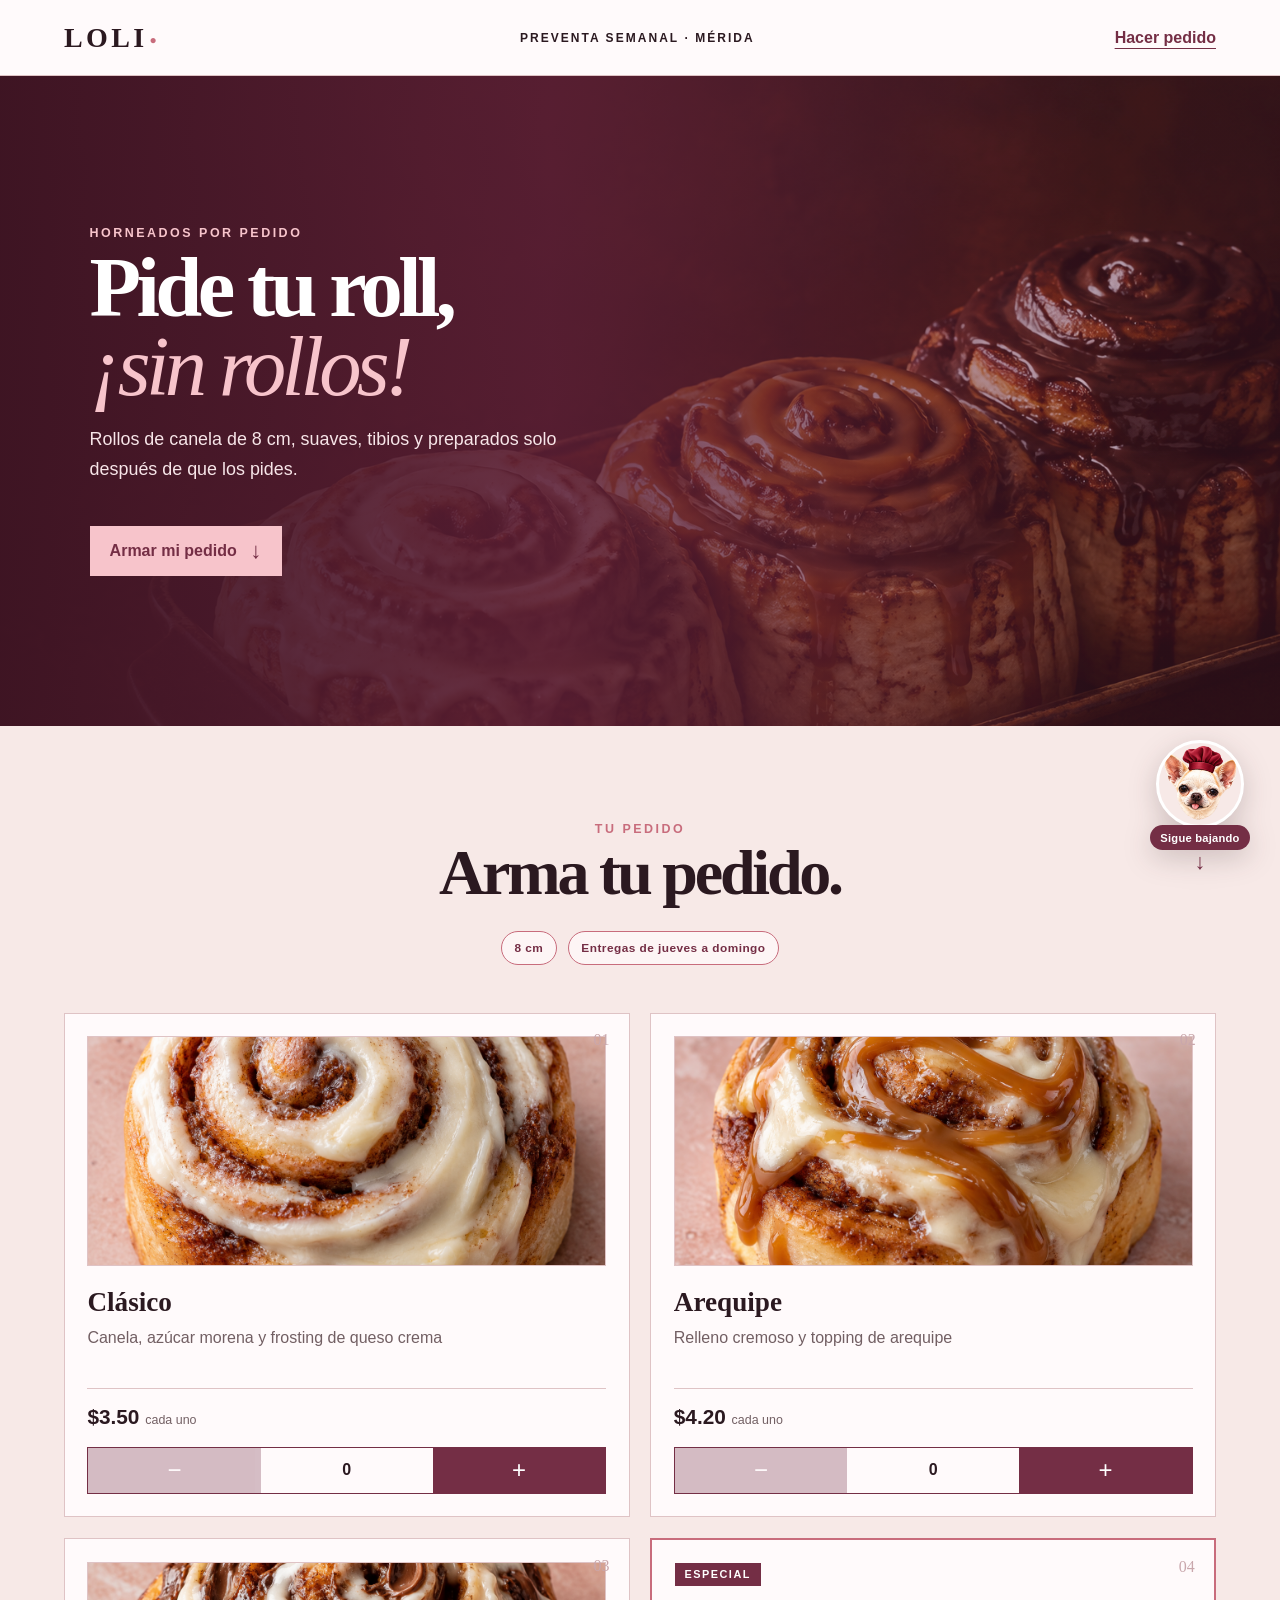
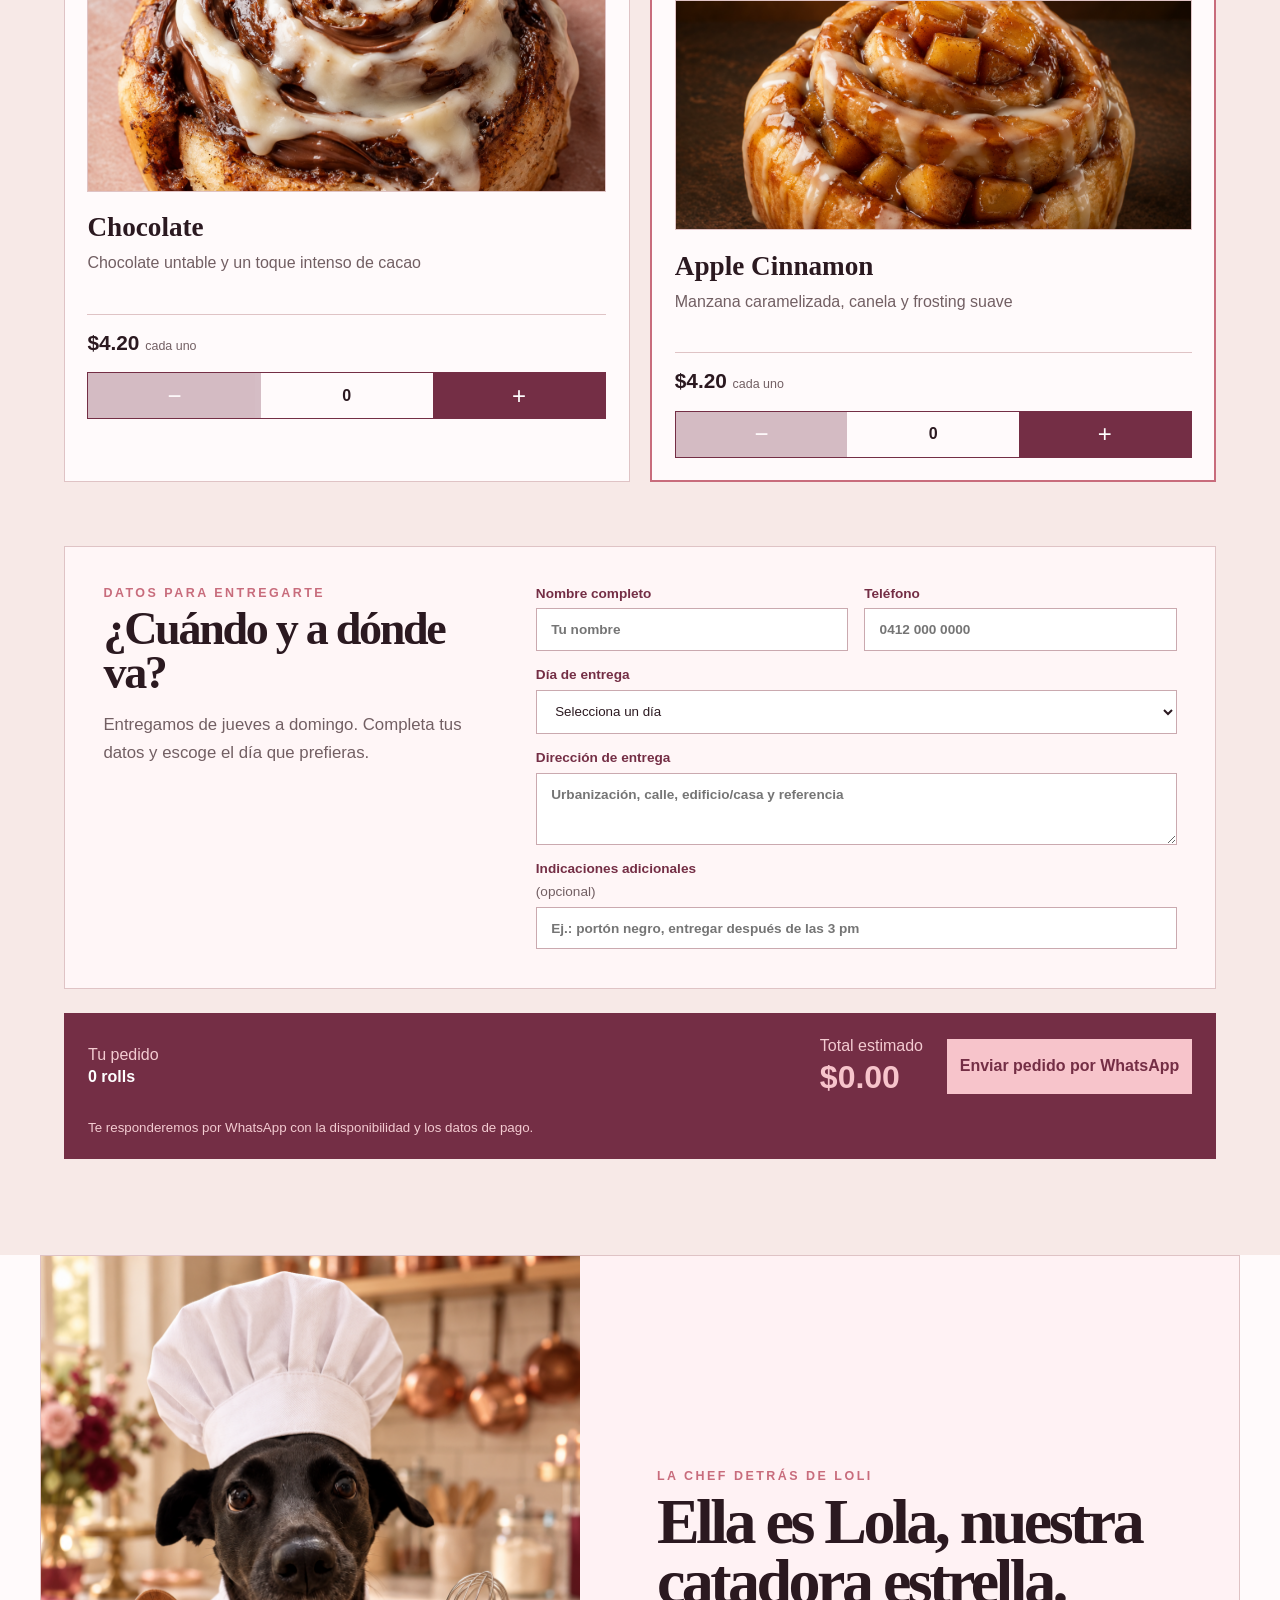
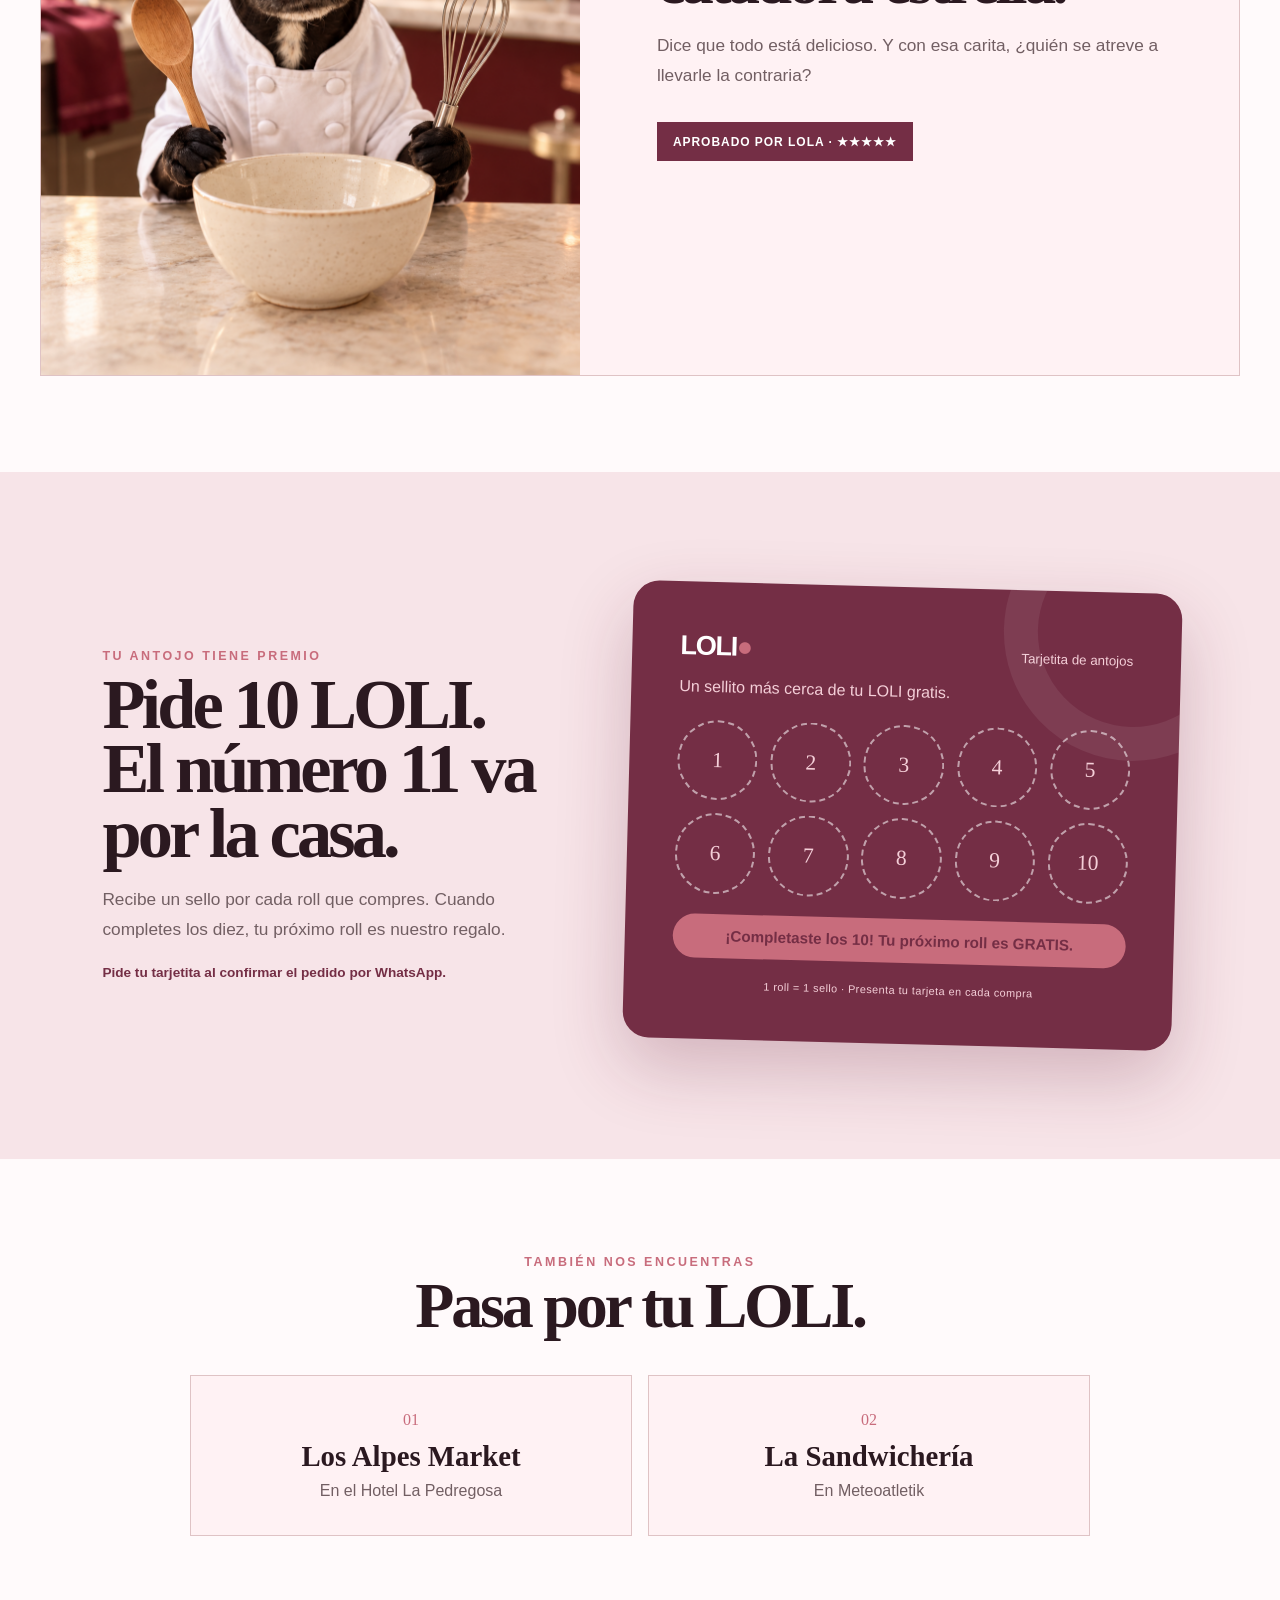
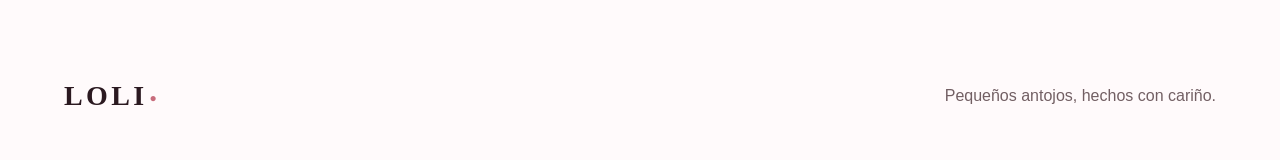
<file: index.html>
<!doctype html>
<html lang="es">
<head>
  <meta charset="utf-8">
  <meta name="viewport" content="width=device-width, initial-scale=1">
  <meta name="description" content="LOLI: cinnamon rolls de 8 cm preparados por pedido en Mérida.">
  <title>LOLI — Antojos por pedido</title>
  <link rel="stylesheet" href="./styles.css">
</head>
<body>
<main>
  <header class="topbar">
    <a class="brand" href="#inicio">LOLI<span>●</span></a>
    <p>Preventa semanal · Mérida</p>
    <a class="nav-order" href="#pedido">Hacer pedido</a>
  </header>

  <section class="hero" id="inicio">
    <img src="./cinnamon-rolls.png" alt="Cinnamon rolls recién horneados con frosting">
    <div class="hero-copy">
      <p class="eyebrow">Horneados por pedido</p>
      <h1>Pide tu roll,<br><em>¡sin rollos!</em></h1>
      <p>Rollos de canela de 8 cm, suaves, tibios y preparados solo después de que los pides.</p>
      <a class="hero-button" href="#pedido">Armar mi pedido <span>↓</span></a>
    </div>
  </section>

  <form class="order-section" id="pedido" novalidate>
    <div class="order-heading">
      <p class="eyebrow">Tu pedido</p>
      <h2>Arma tu pedido.</h2>
      <div class="order-facts"><span>8 cm</span><span>Entregas de jueves a domingo</span></div>
    </div>

    <div class="flavor-grid">
      <article class="flavor-card" data-flavor="clasico">
        <span class="flavor-index">01</span>
        <img src="./roll-clasico.png" alt="Cinnamon roll sabor Clásico">
        <h3>Clásico</h3><p>Canela, azúcar morena y frosting de queso crema</p>
        <div class="price">$3.50 <span>cada uno</span></div>
        <div class="stepper"><button type="button" data-action="remove" aria-label="Quitar Clásico">−</button><strong>0</strong><button type="button" data-action="add" aria-label="Agregar Clásico">+</button></div>
      </article>
      <article class="flavor-card" data-flavor="arequipe">
        <span class="flavor-index">02</span>
        <img src="./roll-arequipe.png" alt="Cinnamon roll sabor Arequipe">
        <h3>Arequipe</h3><p>Relleno cremoso y topping de arequipe</p>
        <div class="price">$4.20 <span>cada uno</span></div>
        <div class="stepper"><button type="button" data-action="remove" aria-label="Quitar Arequipe">−</button><strong>0</strong><button type="button" data-action="add" aria-label="Agregar Arequipe">+</button></div>
      </article>
      <article class="flavor-card" data-flavor="chocolate">
        <span class="flavor-index">03</span>
        <img src="./roll-chocolate.png" alt="Cinnamon roll sabor Chocolate">
        <h3>Chocolate</h3><p>Chocolate untable y un toque intenso de cacao</p>
        <div class="price">$4.20 <span>cada uno</span></div>
        <div class="stepper"><button type="button" data-action="remove" aria-label="Quitar Chocolate">−</button><strong>0</strong><button type="button" data-action="add" aria-label="Agregar Chocolate">+</button></div>
      </article>
      <article class="flavor-card special" data-flavor="apple">
        <span class="special-label">Especial</span><span class="flavor-index">04</span>
        <img src="./apple-cinnamon.png" alt="Cinnamon roll sabor Apple Cinnamon">
        <h3>Apple Cinnamon</h3><p>Manzana caramelizada, canela y frosting suave</p>
        <div class="price">$4.20 <span>cada uno</span></div>
        <div class="stepper"><button type="button" data-action="remove" aria-label="Quitar Apple Cinnamon">−</button><strong>0</strong><button type="button" data-action="add" aria-label="Agregar Apple Cinnamon">+</button></div>
      </article>
    </div>

    <section class="delivery-form">
      <div><p class="eyebrow">Datos para entregarte</p><h2>¿Cuándo y a dónde va?</h2><p>Entregamos de jueves a domingo. Completa tus datos y escoge el día que prefieras.</p></div>
      <div class="fields">
        <label>Nombre completo<input id="name" required placeholder="Tu nombre"></label>
        <label>Teléfono<input id="phone" required type="tel" placeholder="0412 000 0000"></label>
        <label class="wide">Día de entrega<select id="deliveryDay" required><option value="" disabled selected>Selecciona un día</option><option>Jueves</option><option>Viernes</option><option>Sábado</option><option>Domingo</option></select></label>
        <label class="wide">Dirección de entrega<textarea id="address" required placeholder="Urbanización, calle, edificio/casa y referencia" rows="3"></textarea></label>
        <label class="wide">Indicaciones adicionales <span>(opcional)</span><input id="details" placeholder="Ej.: portón negro, entregar después de las 3 pm"></label>
      </div>
    </section>

    <aside class="order-summary">
      <div><span>Tu pedido</span><strong id="rollCount">0 rolls</strong></div>
      <div class="summary-total"><span>Total estimado</span><b id="total">$0.00</b></div>
      <button class="whatsapp" type="submit">Enviar pedido por WhatsApp</button>
      <p class="form-error" id="formError" role="alert" hidden></p>
      <small>Te responderemos por WhatsApp con la disponibilidad y los datos de pago.</small>
    </aside>
  </form>

  <section class="lola-section" aria-labelledby="lola-title">
    <div class="lola-photo"><img src="./lola-chef.png" alt="Lola, la perrita catadora de LOLI, vestida de chef"></div>
    <div class="lola-copy">
      <p class="eyebrow">La chef detrás de LOLI</p>
      <h2 id="lola-title">Ella es Lola, nuestra catadora estrella.</h2>
      <p>Dice que todo está delicioso. Y con esa carita, ¿quién se atreve a llevarle la contraria?</p>
      <span class="lola-seal">Aprobado por Lola · ★★★★★</span>
    </div>
  </section>

  <section class="loyalty-section" aria-labelledby="loyalty-title">
    <div class="loyalty-copy">
      <p class="eyebrow">Tu antojo tiene premio</p>
      <h2 id="loyalty-title">Pide 10 LOLI.<br>El número 11 va por la casa.</h2>
      <p>Recibe un sello por cada roll que compres. Cuando completes los diez, tu próximo roll es nuestro regalo.</p>
      <span>Pide tu tarjetita al confirmar el pedido por WhatsApp.</span>
    </div>
    <div class="loyalty-card" aria-label="Tarjeta de fidelidad de diez rolls; el número once es gratis">
      <div class="loyalty-brand"><strong>LOLI<span>●</span></strong><small>Tarjetita de antojos</small></div>
      <p>Un sellito más cerca de tu LOLI gratis.</p>
      <div class="stamp-grid">
        <span>1</span><span>2</span><span>3</span><span>4</span><span>5</span>
        <span>6</span><span>7</span><span>8</span><span>9</span><span>10</span>
      </div>
      <strong class="loyalty-reward">¡Completaste los 10! Tu próximo roll es GRATIS.</strong>
      <small class="loyalty-note">1 roll = 1 sello · Presenta tu tarjeta en cada compra</small>
    </div>
  </section>

  <section class="stockists" aria-labelledby="stockists-title">
    <p class="eyebrow">También nos encuentras</p>
    <h2 id="stockists-title">Pasa por tu LOLI.</h2>
    <div class="stockist-grid">
      <article><span>01</span><h3>Los Alpes Market</h3><p>En el Hotel La Pedregosa</p></article>
      <article><span>02</span><h3>La Sandwichería</h3><p>En Meteoatletik</p></article>
    </div>
  </section>

  <footer><span class="brand">LOLI<span>●</span></span><p>Pequeños antojos, hechos con cariño.</p></footer>
</main>

<button class="scroll-cue" id="scrollCue" type="button" aria-label="Seguir bajando para ver toda la página">
  <img src="./loli-scroll-dog.png" alt="Perrito chef de LOLI con la lengua afuera">
  <span>Sigue bajando</span>
  <b aria-hidden="true">↓</b>
</button>

<div class="send-message" id="sendMessage" role="dialog" aria-modal="true" aria-labelledby="sendMessageTitle" hidden>
  <div class="send-message-card">
    <span class="send-heart">🫰🏽</span>
    <p class="eyebrow">Tu pedido está listo</p>
    <h2 id="sendMessageTitle">Tu LOLI va con todo el cariño.</h2>
    <p>Este cinnamon roll tiene una misión: alegrarte el día.</p>
    <p>Cuando envíes el pedido, te responderemos con la disponibilidad y los datos de pago.</p>
    <strong>Instrucción obligatoria: disfrutarlo sin culpa.</strong>
    <button id="continueWhatsapp" type="button">Continuar a WhatsApp</button>
  </div>
</div>
<script src="./app.js"></script>
</body>
</html>
</file>
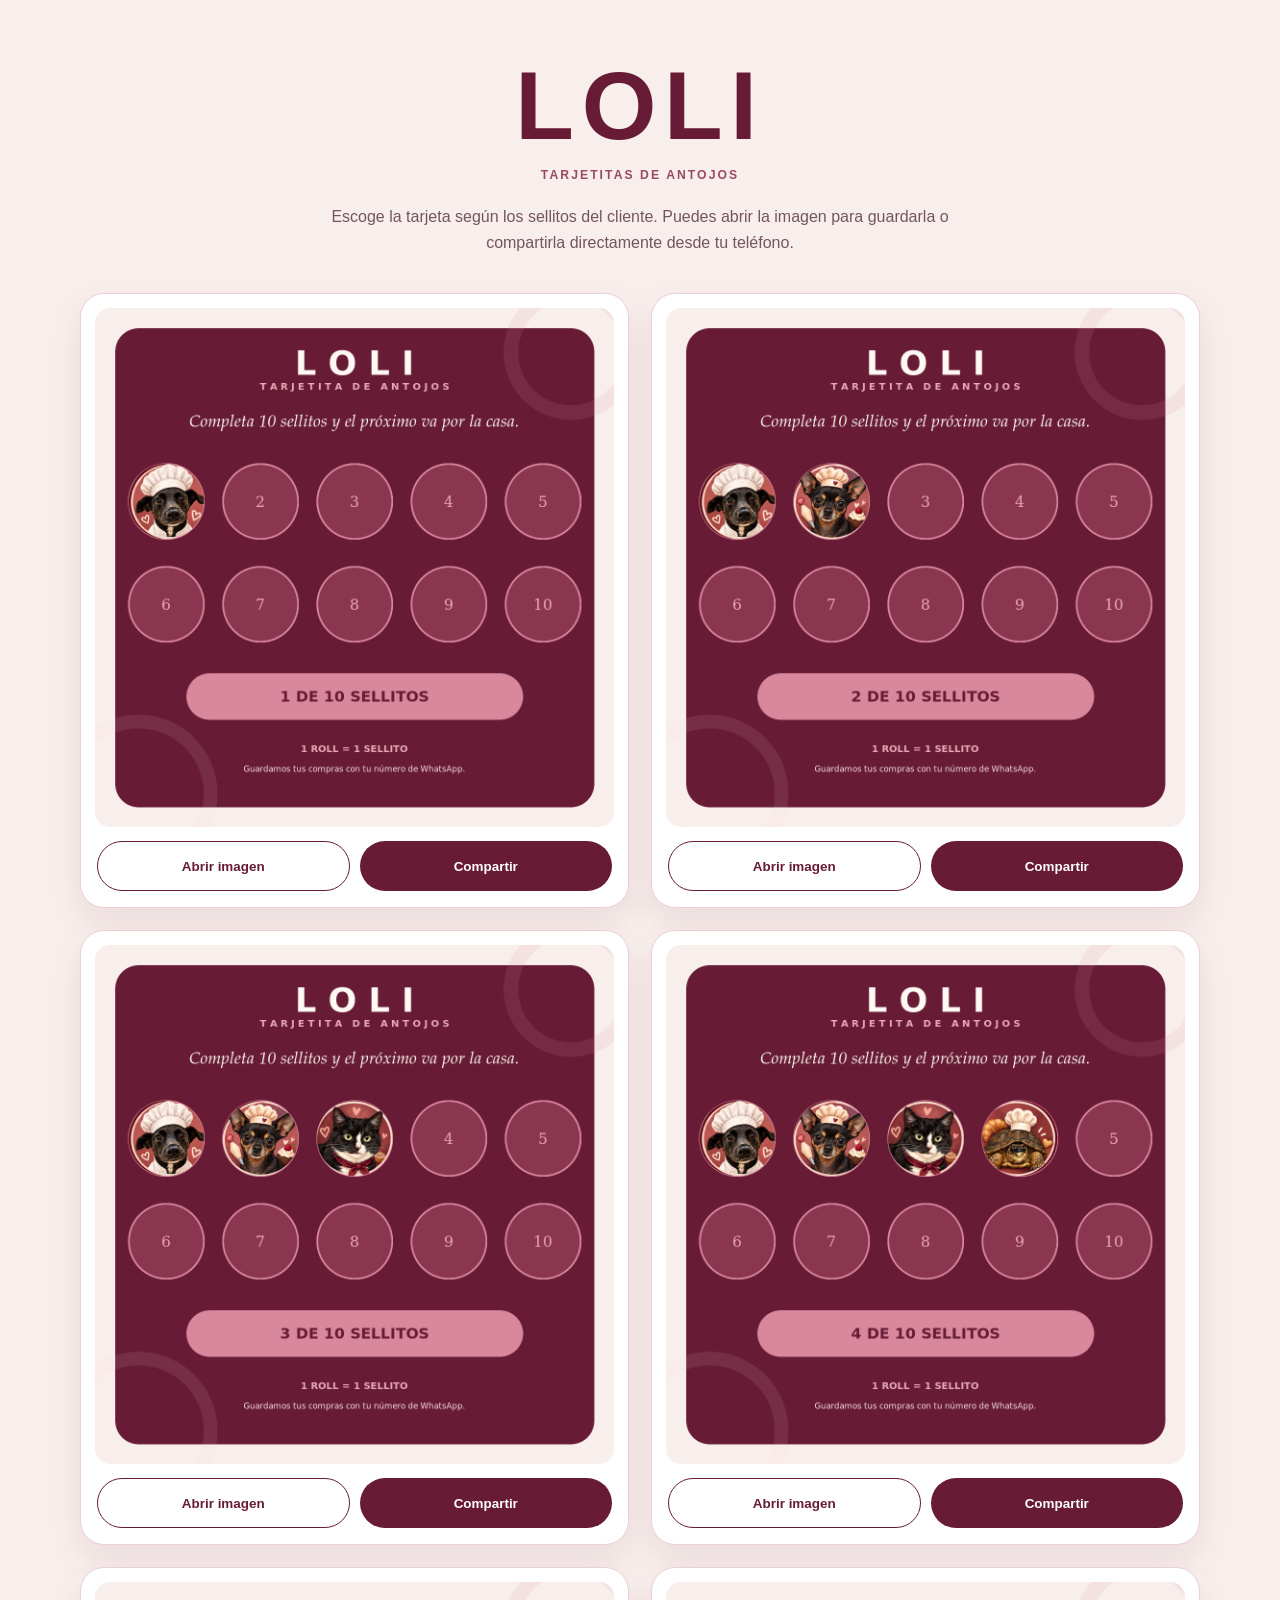
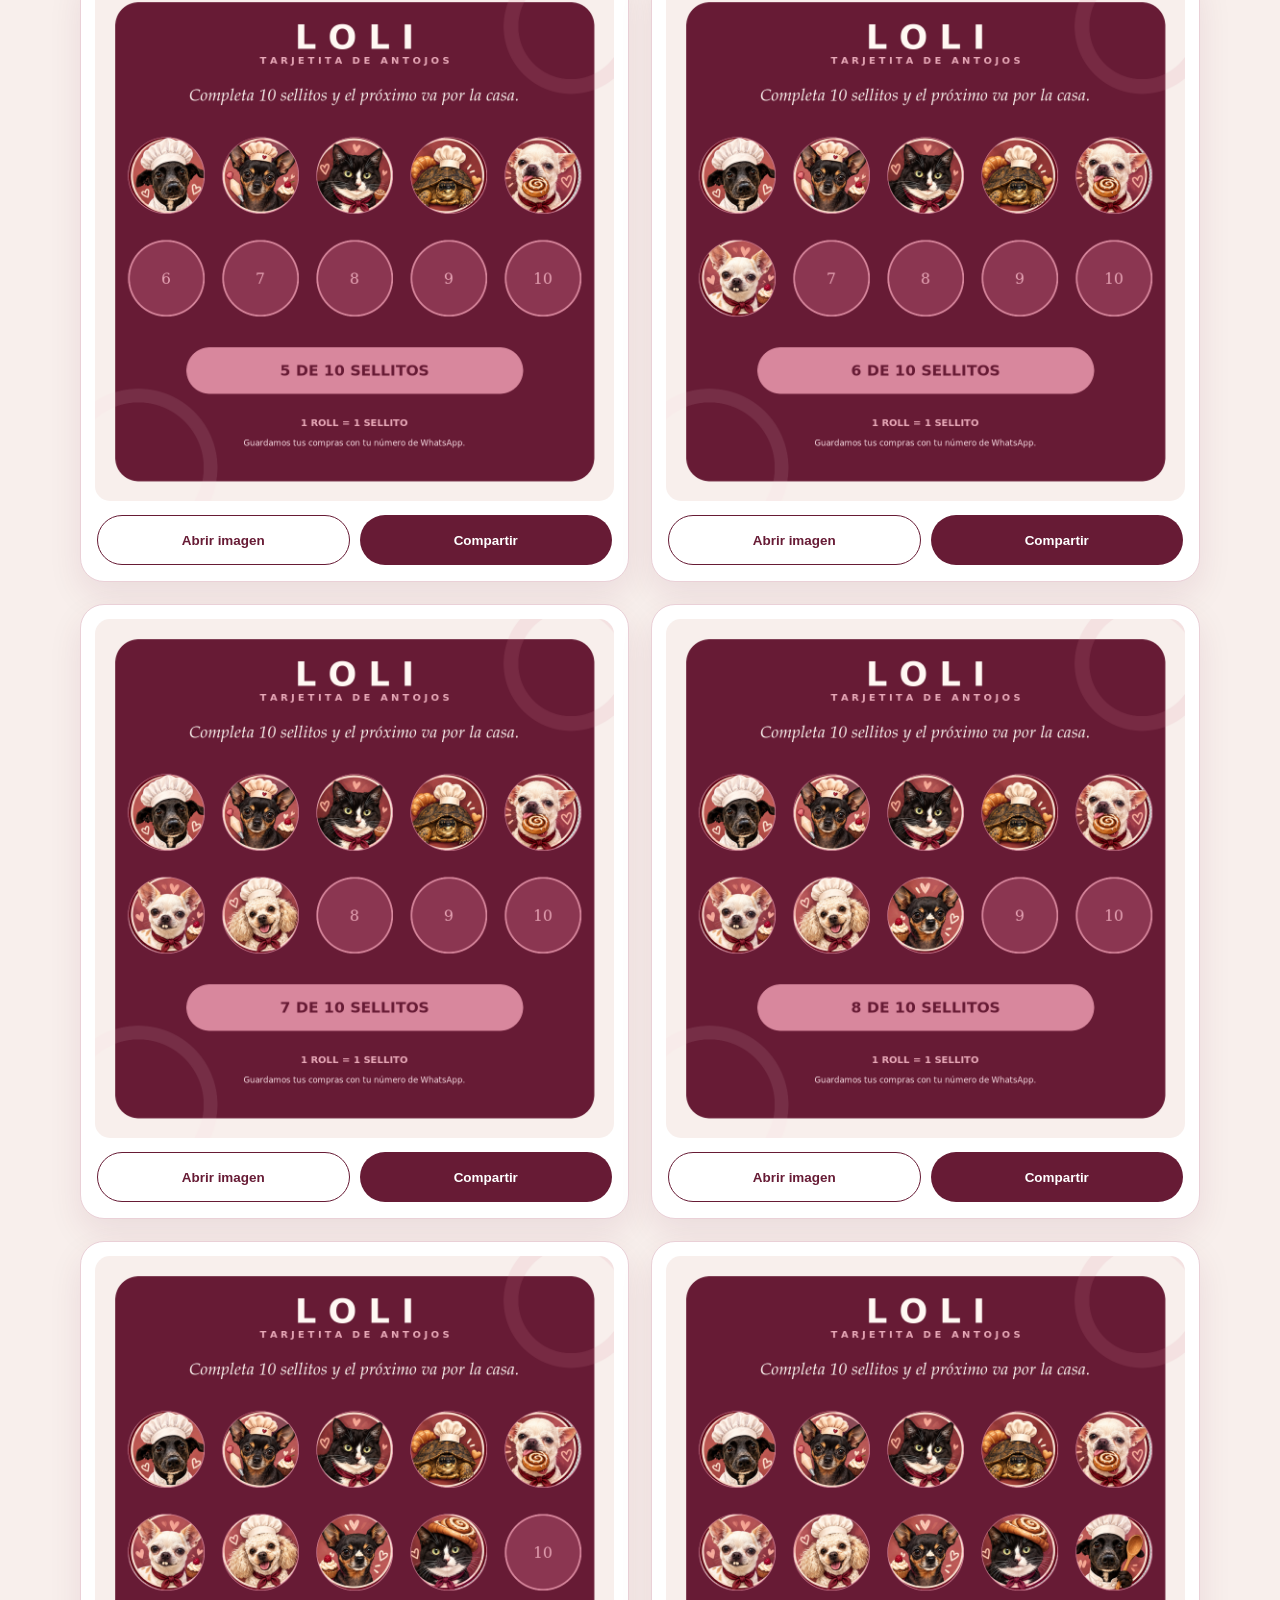
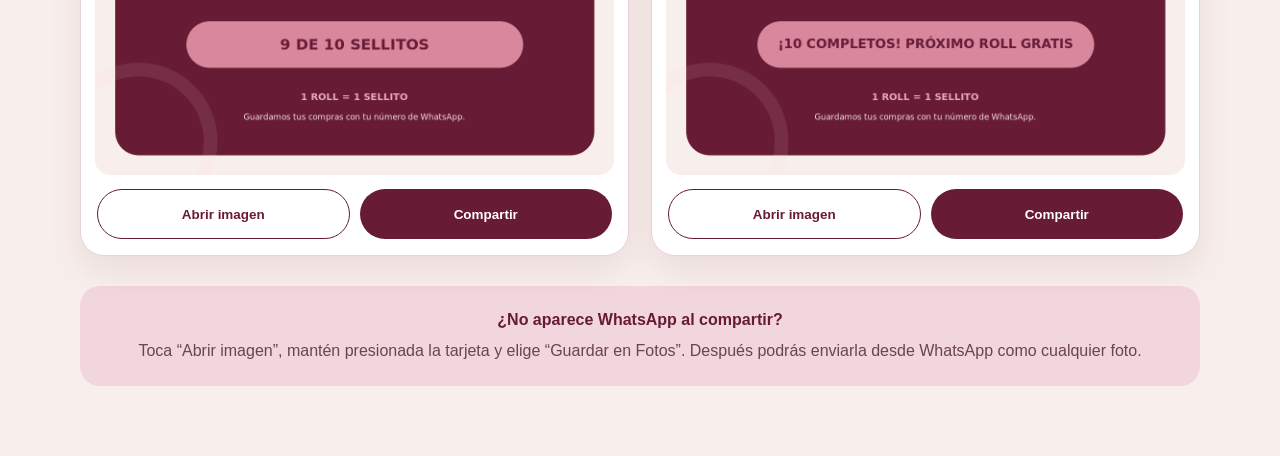
<file: tarjetas/index.html>
<!doctype html>
<html lang="es">
<head>
  <meta charset="utf-8">
  <meta name="viewport" content="width=device-width, initial-scale=1">
  <meta name="robots" content="noindex, nofollow">
  <title>Tarjetitas LOLI</title>
  <style>
    :root{--wine:#671b35;--rose:#d8879d;--paper:#f8efec;--ink:#381923}
    *{box-sizing:border-box}
    body{margin:0;background:var(--paper);color:var(--ink);font-family:Arial,Helvetica,sans-serif}
    header{padding:58px 20px 38px;text-align:center}
    .brand{margin:0;color:var(--wine);font-size:clamp(3rem,12vw,6rem);letter-spacing:.08em;line-height:1}
    .eyebrow{margin:14px 0 0;color:#9a4964;font-size:.76rem;font-weight:800;letter-spacing:.17em;text-transform:uppercase}
    header p:last-child{max-width:620px;margin:22px auto 0;color:#725561;line-height:1.6}
    main{width:min(1120px,calc(100% - 28px));margin:0 auto 70px}
    .grid{display:grid;grid-template-columns:repeat(2,minmax(0,1fr));gap:22px}
    article{padding:14px;background:#fff;border:1px solid #ead0d7;border-radius:24px;box-shadow:0 14px 34px rgba(103,27,53,.09)}
    article img{display:block;width:100%;height:auto;border-radius:15px}
    .actions{display:grid;grid-template-columns:1fr 1fr;gap:10px;padding:14px 2px 2px}
    .actions a,.actions button{display:grid;min-height:50px;place-items:center;padding:10px;border-radius:999px;font:inherit;font-size:.84rem;font-weight:800;text-decoration:none;cursor:pointer}
    .open{border:1px solid var(--wine);background:white;color:var(--wine)}
    .share{border:0;background:var(--wine);color:white}
    .help{margin:30px auto 0;padding:22px;border-radius:20px;background:#f1d6dd;color:#694451;line-height:1.55;text-align:center}
    .help strong{display:block;margin-bottom:6px;color:var(--wine)}
    @media(max-width:720px){header{padding-top:38px}.grid{grid-template-columns:1fr;gap:18px}.actions{position:relative}.actions a,.actions button{font-size:.9rem}}
  </style>
</head>
<body>
  <header>
    <h1 class="brand">LOLI</h1>
    <p class="eyebrow">Tarjetitas de antojos</p>
    <p>Escoge la tarjeta según los sellitos del cliente. Puedes abrir la imagen para guardarla o compartirla directamente desde tu teléfono.</p>
  </header>
  <main>
    <section class="grid" id="cards" aria-label="Diez tarjetas de fidelidad"></section>
    <div class="help"><strong>¿No aparece WhatsApp al compartir?</strong>Toca “Abrir imagen”, mantén presionada la tarjeta y elige “Guardar en Fotos”. Después podrás enviarla desde WhatsApp como cualquier foto.</div>
  </main>
  <script>
    const grid=document.querySelector('#cards');
    for(let i=1;i<=10;i++){
      const number=String(i).padStart(2,'0');
      const file=`LOLI-tarjeta-${number}-de-10.png`;
      const card=document.createElement('article');
      card.innerHTML=`<img src="${file}" alt="Tarjeta LOLI con ${i} de 10 sellitos"><div class="actions"><a class="open" href="${file}" target="_blank" rel="noopener">Abrir imagen</a><button class="share" type="button" data-file="${file}" data-number="${i}">Compartir</button></div>`;
      grid.appendChild(card);
    }
    document.querySelectorAll('.share').forEach(button=>button.addEventListener('click',async()=>{
      const fileName=button.dataset.file;
      try{
        const response=await fetch(fileName);
        const blob=await response.blob();
        const file=new File([blob],fileName,{type:'image/png'});
        if(navigator.canShare&&navigator.canShare({files:[file]})){
          await navigator.share({files:[file],title:`Tarjetita LOLI · ${button.dataset.number} de 10 sellitos`});
        }else{
          window.open(fileName,'_blank','noopener');
        }
      }catch(error){window.open(fileName,'_blank','noopener')}
    }));
  </script>
</body>
</html>
</file>
<file: styles.css>
:root {
  --ink: #2b1920;
  --wine: #742e45;
  --rose: #c86c7c;
  --blush: #f7e9e7;
  --paper: #fffafb;
  --line: #dfc3c5;
  --muted: #725f63;
}
* {
  box-sizing: border-box;
}
html {
  scroll-behavior: smooth;
}
body {
  margin: 0;
  background: var(--paper);
  color: var(--ink);
  font-family: Arial, Helvetica, sans-serif;
}
button,
input,
textarea {
  font: inherit;
}
.topbar {
  height: 76px;
  padding: 0 5vw;
  display: flex;
  align-items: center;
  justify-content: space-between;
  border-bottom: 1px solid var(--line);
  background: rgba(255, 250, 251, 0.96);
  position: relative;
  z-index: 2;
}
.brand {
  color: var(--ink);
  text-decoration: none;
  font-family: Georgia, serif;
  font-size: 1.75rem;
  font-weight: 800;
  letter-spacing: 0.12em;
}
.brand span {
  color: var(--rose);
  font-size: 0.75rem;
  vertical-align: middle;
  margin-left: 0.12rem;
}
.topbar p {
  margin: 0;
  font-size: 0.75rem;
  text-transform: uppercase;
  letter-spacing: 0.17em;
  font-weight: 800;
}
.nav-order {
  color: var(--wine);
  font-weight: 800;
  text-underline-offset: 5px;
}
.hero {
  min-height: 650px;
  position: relative;
  display: grid;
  align-items: stretch;
  overflow: hidden;
  background: var(--wine);
  color: white;
}
.hero img {
  width: 100%;
  height: 100%;
  position: absolute;
  inset: 0;
  object-fit: cover;
  object-position: center;
  opacity: 0.72;
}
.hero:after {
  content: "";
  position: absolute;
  inset: 0;
  background: linear-gradient(
    90deg,
    rgba(62, 20, 35, 0.96) 0%,
    rgba(91, 30, 53, 0.84) 43%,
    rgba(91, 30, 53, 0.12) 86%
  );
}
.hero-copy {
  position: relative;
  z-index: 1;
  padding: clamp(4rem, 8vw, 8rem) 7vw;
  max-width: 720px;
  align-self: center;
}
.eyebrow {
  margin: 0;
  color: var(--rose);
  text-transform: uppercase;
  letter-spacing: 0.2em;
  font-size: 0.78rem;
  font-weight: 800;
}
.hero .eyebrow {
  color: #f7c4cb;
}
h1,
h2,
h3 {
  font-family: Georgia, "Times New Roman", serif;
}
h1 {
  margin: 0.6rem 0 1.2rem;
  font-size: clamp(3.4rem, 6.6vw, 7rem);
  line-height: 0.93;
  letter-spacing: -0.055em;
}
h1 em {
  color: #f7c4cb;
  font-weight: normal;
}
.hero-copy > p:not(.eyebrow) {
  max-width: 475px;
  color: #f7e5e8;
  line-height: 1.65;
  font-size: 1.12rem;
}
.hero-button {
  display: inline-flex;
  gap: 0.85rem;
  align-items: center;
  margin-top: 1.5rem;
  padding: 1rem 1.25rem;
  background: #f7c4cb;
  color: var(--wine);
  text-decoration: none;
  font-weight: 800;
}
.hero-button span {
  font-size: 1.4rem;
  line-height: 0;
}
.intro-section {
  padding: 6rem 8vw;
  text-align: center;
  max-width: 1100px;
  margin: auto;
}
.intro-section h2,
.order-heading h2,
.delivery-form h2 {
  margin: 0.45rem 0 1rem;
  font-size: clamp(2.6rem, 5vw, 5.2rem);
  letter-spacing: -0.05em;
  line-height: 0.95;
}
.intro-section > p:not(.eyebrow) {
  max-width: 670px;
  margin: auto;
  line-height: 1.7;
  color: var(--muted);
  font-size: 1.08rem;
}
.promise {
  display: flex;
  justify-content: center;
  flex-wrap: wrap;
  gap: 0.7rem;
  margin-top: 2.2rem;
}
.promise span {
  border: 1px solid var(--rose);
  border-radius: 100px;
  padding: 0.6rem 0.95rem;
  color: var(--wine);
  text-transform: uppercase;
  font-weight: 800;
  font-size: 0.72rem;
  letter-spacing: 0.12em;
}
.order-section {
  padding: 6rem 5vw;
  background: var(--blush);
}
.order-heading {
  text-align: center;
  display: grid;
  justify-items: center;
}
.order-heading > p:last-child,
.delivery-form > div:first-child > p:last-child {
  max-width: 600px;
  color: var(--muted);
  line-height: 1.65;
  font-size: 1.05rem;
}
.order-facts {
  display: flex;
  justify-content: center;
  flex-wrap: wrap;
  gap: 0.65rem;
  margin-top: 0.7rem;
}
.order-facts span {
  padding: 0.55rem 0.8rem;
  border: 1px solid var(--rose);
  border-radius: 999px;
  color: var(--wine);
  background: rgba(255, 250, 251, 0.72);
  font-size: 0.74rem;
  font-weight: 800;
  letter-spacing: 0.04em;
}
.flavor-grid {
  max-width: 1200px;
  margin: 3rem auto;
  display: grid;
  grid-template-columns: repeat(2, minmax(0, 1fr));
  gap: 1.3rem;
}
.flavor-card {
  position: relative;
  padding: 1.4rem;
  background: var(--paper);
  border: 1px solid var(--line);
}
.flavor-card.special {
  border: 2px solid var(--rose);
}
.flavor-index {
  position: absolute;
  right: 1.2rem;
  top: 1.1rem;
  color: #c9a7ac;
  font-family: Georgia, serif;
}
.special-label {
  display: inline-block;
  margin-bottom: 0.9rem;
  padding: 0.35rem 0.6rem;
  background: var(--wine);
  color: white;
  text-transform: uppercase;
  font-size: 0.68rem;
  font-weight: 800;
  letter-spacing: 0.14em;
}
.swirl {
  width: 116px;
  height: 116px;
  margin: 0.5rem auto 1.3rem;
  border-radius: 50%;
  background: repeating-radial-gradient(
    circle at 50% 50%,
    var(--swirl) 0 8px,
    #f6c7b5 11px 20px,
    var(--swirl) 23px 30px
  );
  box-shadow:
    inset -8px -10px 18px #4e1d1559,
    0 8px 12px #8057323d;
}
.flavor-card img {
  display: block;
  width: 100%;
  height: 230px;
  object-fit: cover;
  margin: 0 0 1.3rem;
  border: 1px solid var(--line);
}
.flavor-card h3 {
  font-size: 1.7rem;
  margin: 0.2rem 0 0.5rem;
}
.flavor-card p {
  min-height: 44px;
  margin: 0;
  color: var(--muted);
  line-height: 1.45;
}
.price {
  margin-top: 1.15rem;
  padding-top: 1rem;
  border-top: 1px solid var(--line);
  font-size: 1.3rem;
  font-weight: 800;
}
.price span {
  font-size: 0.78rem;
  font-weight: normal;
  color: var(--muted);
}
.stepper {
  display: grid;
  grid-template-columns: 1fr 1fr 1fr;
  align-items: center;
  text-align: center;
  margin-top: 1.1rem;
  border: 1px solid var(--wine);
}
.stepper button {
  height: 45px;
  border: 0;
  background: var(--wine);
  color: white;
  font-size: 1.5rem;
  cursor: pointer;
}
.stepper button:disabled {
  opacity: 0.3;
  cursor: not-allowed;
}
.delivery-form {
  max-width: 1200px;
  margin: 4rem auto 0;
  padding: 2.4rem;
  display: grid;
  grid-template-columns: 0.75fr 1.25fr;
  gap: 3rem;
  background: #fff6f7;
  border: 1px solid var(--line);
}
.delivery-form h2 {
  font-size: clamp(2.2rem, 3.6vw, 3.8rem);
}
.fields {
  display: grid;
  grid-template-columns: 1fr 1fr;
  gap: 1rem;
  align-content: start;
}
label {
  display: grid;
  gap: 0.48rem;
  color: var(--wine);
  font-size: 0.85rem;
  font-weight: 800;
}
label span {
  color: var(--muted);
  font-weight: normal;
}
input,
textarea {
  width: 100%;
  border: 1px solid #caa9af;
  border-radius: 0;
  background: white;
  padding: 0.8rem 0.9rem;
  color: var(--ink);
  outline: none;
}
input:focus,
textarea:focus {
  border-color: var(--wine);
  box-shadow: 0 0 0 3px #f0c9cf;
}
textarea {
  resize: vertical;
}
.wide {
  grid-column: 1/-1;
}
.order-summary {
  max-width: 1200px;
  margin: 1.5rem auto 0;
  padding: 1.5rem;
  display: grid;
  grid-template-columns: 1fr auto auto;
  align-items: center;
  gap: 1.5rem;
  background: var(--wine);
  color: white;
}
.order-summary > div {
  display: grid;
  gap: 0.25rem;
}
.order-summary span,
.order-summary small {
  color: #f3cbd1;
}
.summary-total b {
  color: #f7c4cb;
  font-size: 2rem;
}
.whatsapp {
  min-width: 245px;
  height: 55px;
  border: 0;
  background: #f7c4cb;
  color: var(--wine);
  font-weight: 800;
  cursor: pointer;
}
.whatsapp:disabled {
  background: #947783;
  color: #e6d8db;
  cursor: not-allowed;
}
footer {
  padding: 3rem 5vw;
  display: flex;
  justify-content: space-between;
  align-items: center;
  gap: 2rem;
}
footer p {
  margin: 0;
  color: var(--muted);
}
.scroll-cue {
  position: fixed;
  z-index: 15;
  right: clamp(0.8rem, 2vw, 1.5rem);
  bottom: clamp(0.9rem, 3vw, 1.7rem);
  width: 112px;
  padding: 0;
  border: 0;
  background: transparent;
  color: var(--wine);
  text-align: center;
  cursor: pointer;
  filter: drop-shadow(0 8px 14px rgba(43, 25, 32, 0.2));
  animation: cue-bob 1.9s ease-in-out infinite;
}
.scroll-cue[hidden] { display: none; }
.scroll-cue img {
  display: block;
  width: 88px;
  height: 88px;
  margin: 0 auto -0.15rem;
  object-fit: cover;
  border: 3px solid white;
  border-radius: 50%;
  background: var(--blush);
}
.scroll-cue span {
  display: inline-block;
  padding: 0.38rem 0.62rem;
  border-radius: 999px;
  background: var(--wine);
  color: white;
  font-size: 0.7rem;
  font-weight: 800;
  letter-spacing: 0.02em;
  white-space: nowrap;
}
.scroll-cue b {
  display: block;
  margin-top: 0.1rem;
  color: var(--wine);
  font-size: 1.35rem;
  line-height: 1;
}
@keyframes cue-bob {
  0%, 100% { transform: translateY(0); }
  50% { transform: translateY(7px); }
}
@media (prefers-reduced-motion: reduce) {
  .scroll-cue { animation: none; }
}
@media (max-width: 760px) {
  .topbar p {
    display: none;
  }
  .hero {
    min-height: 700px;
  }
  .hero:after {
    background: linear-gradient(
      180deg,
      rgba(91, 30, 53, 0.3) 0%,
      rgba(62, 20, 35, 0.96) 75%
    );
  }
  .hero-copy {
    align-self: end;
    padding: 5rem 7vw;
  }
  .flavor-grid,
  .delivery-form,
  .order-summary {
    grid-template-columns: 1fr;
  }
  .fields {
    grid-template-columns: 1fr;
  }
  .wide {
    grid-column: auto;
  }
  .flavor-card p {
    min-height: auto;
  }
  .order-summary {
    gap: 1rem;
  }
  .whatsapp {
    width: 100%;
  }
  footer {
    flex-direction: column;
    align-items: flex-start;
  }
  .order-section { padding: 4rem 1rem; }
  .flavor-grid { margin-top: 2rem; }
  .scroll-cue {
    right: 0.45rem;
    bottom: 0.65rem;
    width: 82px;
  }
  .scroll-cue img {
    width: 62px;
    height: 62px;
    border-width: 2px;
  }
  .scroll-cue span {
    padding: 0.3rem 0.48rem;
    font-size: 0.61rem;
  }
  .scroll-cue b { font-size: 1.05rem; }
}

.delivery-message {
  padding: 4.5rem 8vw;
  background: var(--wine);
  color: white;
  text-align: center;
}
.delivery-message p {
  margin: 0 0 0.9rem;
  color: #f7c4cb;
  text-transform: uppercase;
  letter-spacing: 0.2em;
  font-size: 0.75rem;
  font-weight: 800;
}
.delivery-message h2 {
  max-width: 900px;
  margin: 0 auto 0.9rem;
  font-size: clamp(2.4rem, 5vw, 4.8rem);
  line-height: 1;
  letter-spacing: -0.04em;
}
.delivery-message span { color: #f1d9de; font-size: 1.05rem; }
select {
  width: 100%;
  border: 1px solid #caa9af;
  border-radius: 0;
  background: white;
  padding: 0.8rem 0.9rem;
  color: var(--ink);
  outline: none;
}
select:focus { border-color: var(--wine); box-shadow: 0 0 0 3px #f0c9cf; }
.payment-card {
  max-width: 1200px;
  margin: 1.5rem auto 0;
  padding: 2.4rem;
  display: grid;
  grid-template-columns: 0.85fr 1.15fr;
  gap: 3rem;
  background: var(--paper);
  border: 1px solid var(--line);
}
.payment-card h2 {
  margin: 0.45rem 0 1rem;
  font-size: clamp(2rem, 3.5vw, 3.6rem);
  letter-spacing: -0.05em;
  line-height: 0.95;
}
.payment-card p:not(.eyebrow) { color: var(--muted); line-height: 1.6; }
.payment-card dl { margin: 0; display: grid; grid-template-columns: 1fr 1fr; gap: 0.75rem; }
.payment-card dl div { padding: 1rem; background: #fff2f4; border: 1px solid var(--line); }
.payment-card dt { color: var(--muted); font-size: 0.75rem; text-transform: uppercase; letter-spacing: 0.12em; font-weight: 800; }
.payment-card dd { margin: 0.35rem 0 0; font-size: 1.05rem; font-weight: 800; overflow-wrap: anywhere; }
.form-error {
  grid-column: 1 / -1;
  margin: 0;
  padding: 0.75rem 0.9rem;
  background: #fff2f4;
  color: var(--wine);
  font-weight: 800;
}
.lola-section {
  display: grid;
  grid-template-columns: minmax(0, 0.9fr) minmax(0, 1.1fr);
  align-items: stretch;
  max-width: 1200px;
  margin: 0 auto 6rem;
  background: #fff2f4;
  border: 1px solid var(--line);
  overflow: hidden;
}
.lola-photo {
  min-height: 520px;
  background: #ead8d5;
}
.lola-photo img {
  display: block;
  width: 100%;
  height: 100%;
  object-fit: cover;
  object-position: center 34%;
}
.lola-copy {
  display: flex;
  flex-direction: column;
  justify-content: center;
  padding: clamp(2.2rem, 6vw, 5.5rem);
}
.lola-copy h2 {
  margin: 0.55rem 0 1.2rem;
  font-size: clamp(2.5rem, 5vw, 5.2rem);
  line-height: 0.94;
  letter-spacing: -0.055em;
}
.lola-copy > p:not(.eyebrow) {
  max-width: 560px;
  margin: 0;
  color: var(--muted);
  font-size: 1.08rem;
  line-height: 1.7;
}
.lola-seal {
  align-self: flex-start;
  margin-top: 2rem;
  padding: 0.8rem 1rem;
  background: var(--wine);
  color: white;
  font-size: 0.75rem;
  font-weight: 800;
  letter-spacing: 0.08em;
  text-transform: uppercase;
}
.stockists {
  padding: 6rem 8vw;
  text-align: center;
  background: var(--paper);
}
.loyalty-section {
  display: grid;
  grid-template-columns: minmax(0, 0.9fr) minmax(360px, 1.1fr);
  gap: clamp(2rem, 6vw, 6rem);
  align-items: center;
  padding: clamp(4.5rem, 9vw, 8rem) 8vw;
  background: #f7e4e8;
}
.loyalty-copy h2 {
  margin: 0.55rem 0 1.2rem;
  font-size: clamp(2.8rem, 5.5vw, 5.7rem);
  line-height: 0.92;
  letter-spacing: -0.055em;
}
.loyalty-copy > p:not(.eyebrow) {
  max-width: 570px;
  margin: 0 0 1.2rem;
  color: var(--muted);
  font-size: 1.08rem;
  line-height: 1.7;
}
.loyalty-copy > span {
  color: var(--wine);
  font-size: 0.85rem;
  font-weight: 800;
}
.loyalty-card {
  position: relative;
  overflow: hidden;
  padding: clamp(1.6rem, 4vw, 3rem);
  background: var(--wine);
  color: white;
  border-radius: 26px;
  box-shadow: 0 28px 70px rgba(98, 26, 49, 0.24);
  transform: rotate(1.5deg);
}
.loyalty-card::after {
  content: "";
  position: absolute;
  width: 190px;
  height: 190px;
  right: -80px;
  top: -90px;
  border: 34px solid rgba(255, 255, 255, 0.07);
  border-radius: 50%;
}
.loyalty-brand {
  display: flex;
  align-items: baseline;
  justify-content: space-between;
  gap: 1rem;
}
.loyalty-brand strong {
  font-size: 1.7rem;
  letter-spacing: -0.05em;
}
.loyalty-brand strong span { color: var(--rose); }
.loyalty-brand small,
.loyalty-card > p,
.loyalty-note { color: #f4cfd8; }
.loyalty-card > p { margin: 1rem 0 1.5rem; }
.stamp-grid {
  display: grid;
  grid-template-columns: repeat(5, 1fr);
  gap: clamp(0.45rem, 1.4vw, 0.8rem);
}
.stamp-grid > span {
  aspect-ratio: 1;
  display: grid;
  place-items: center;
  border: 2px dashed rgba(255, 255, 255, 0.55);
  border-radius: 50%;
  color: #f4cfd8;
  font-family: Georgia, serif;
  font-size: clamp(1rem, 2vw, 1.35rem);
}
.loyalty-reward {
  display: block;
  margin-top: 1.25rem;
  padding: 0.85rem 1rem;
  color: var(--wine);
  background: var(--rose);
  border-radius: 999px;
  font-size: clamp(0.78rem, 1.6vw, 0.95rem);
  text-align: center;
}
.loyalty-note {
  display: block;
  margin-top: 1.3rem;
  font-size: 0.68rem;
  letter-spacing: 0.04em;
  text-align: center;
}
.stockists > h2 {
  margin: 0.45rem 0 2.4rem;
  font-size: clamp(2.8rem, 5vw, 5.2rem);
  line-height: 0.95;
  letter-spacing: -0.05em;
}
.stockist-grid {
  display: grid;
  grid-template-columns: repeat(2, minmax(0, 1fr));
  gap: 1rem;
  max-width: 900px;
  margin: 0 auto;
}
.stockist-grid article {
  position: relative;
  padding: 2.2rem 1.5rem;
  background: #fff2f4;
  border: 1px solid var(--line);
}
.stockist-grid article > span {
  color: var(--rose);
  font-family: Georgia, serif;
}
.stockist-grid h3 {
  margin: 0.7rem 0 0.55rem;
  font-size: 1.8rem;
}
.stockist-grid p {
  margin: 0;
  color: var(--muted);
}
.send-message[hidden] {
  display: none;
}
.send-message {
  position: fixed;
  z-index: 20;
  inset: 0;
  display: grid;
  place-items: center;
  padding: 1.2rem;
  background: rgba(43, 25, 32, 0.72);
}
.send-message-card {
  width: min(560px, 100%);
  padding: clamp(2rem, 6vw, 4rem);
  text-align: center;
  background: var(--paper);
  border: 1px solid var(--line);
  box-shadow: 0 24px 70px rgba(43, 25, 32, 0.25);
}
.send-heart {
  display: block;
  margin-bottom: 0.9rem;
  font-size: 2.5rem;
}
.send-message-card h2 {
  margin: 0.55rem 0 1rem;
  font-size: clamp(2.4rem, 6vw, 4.4rem);
  line-height: 0.95;
  letter-spacing: -0.05em;
}
.send-message-card > p:not(.eyebrow) {
  color: var(--muted);
  line-height: 1.6;
}
.send-message-card strong {
  display: block;
  margin: 1.2rem 0 1.8rem;
  color: var(--wine);
}
.send-message-card button {
  width: 100%;
  min-height: 54px;
  border: 0;
  background: var(--wine);
  color: white;
  font-weight: 800;
  cursor: pointer;
}

@media (max-width: 760px) {
  .lola-section {
    grid-template-columns: 1fr;
    margin: 0 1rem 4rem;
  }
  .lola-photo { min-height: 430px; }
  .lola-copy { padding: 2.2rem 1.5rem 2.6rem; }
  .loyalty-section { grid-template-columns: 1fr; padding: 4rem 1rem; }
  .loyalty-card { transform: none; }
  .stockist-grid { grid-template-columns: 1fr; }
  .payment-card { grid-template-columns: 1fr; }
  .payment-card dl { grid-template-columns: 1fr; }
}
</file>
